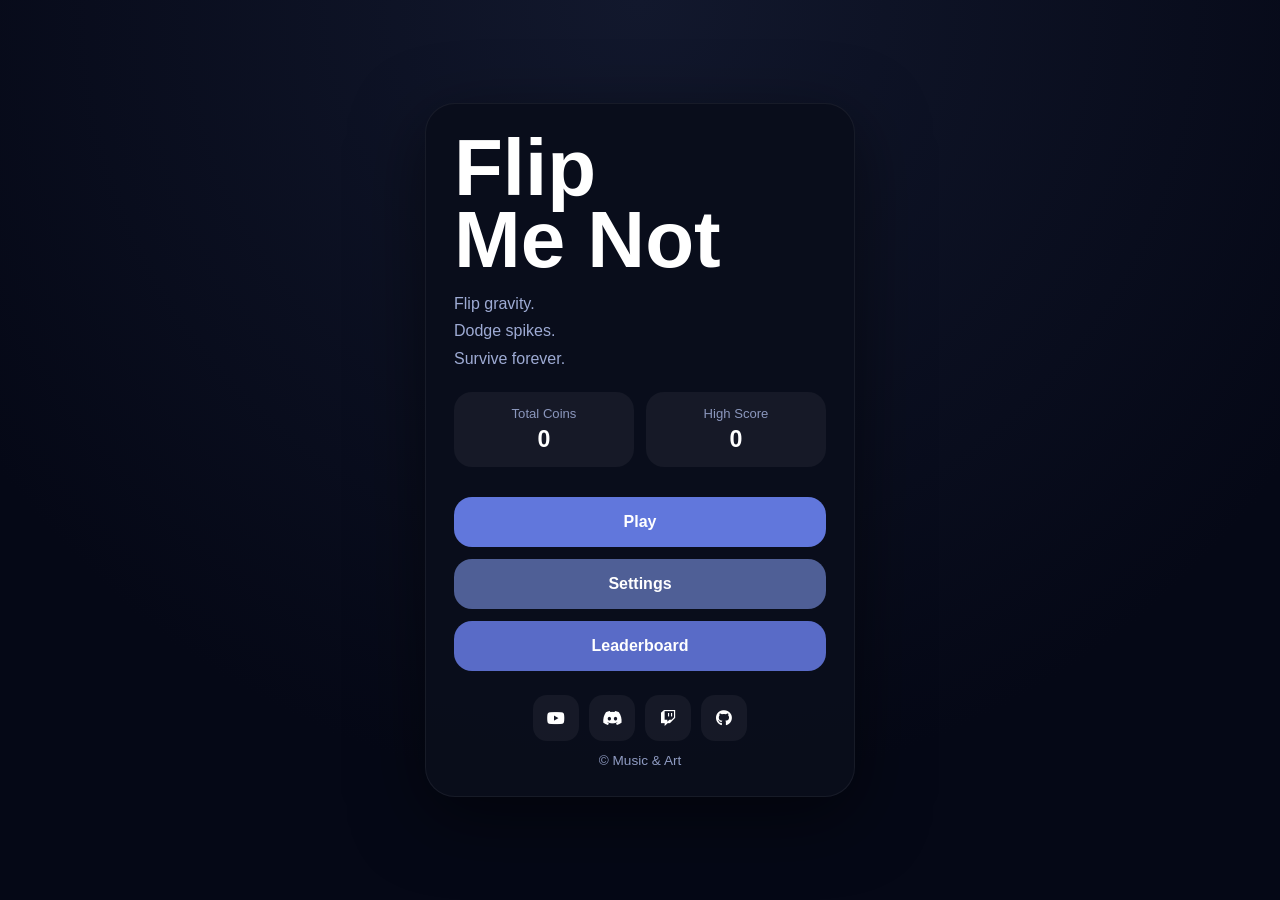
<file: flip.html>
<!DOCTYPE html>
<html lang="en">
<head>

<meta charset="UTF-8">

<meta name="viewport"
content="width=device-width,
initial-scale=1.0,
maximum-scale=1.0,
user-scalable=no">

<title>Flip Me Not</title>

<link rel="stylesheet"
href="https://cdnjs.cloudflare.com/ajax/libs/font-awesome/6.5.2/css/all.min.css"/>

<style>

*{
    margin:0;
    padding:0;
    box-sizing:border-box;
    -webkit-tap-highlight-color:transparent;
}

html,
body{
    width:100%;
    height:100%;
    overflow:hidden;
    background:#050816;
    font-family:Arial,sans-serif;
    touch-action:manipulation;
}

canvas{
    position:fixed;
    inset:0;
    width:100%;
    height:100%;
    display:block;
}

.screen{
    position:fixed;
    inset:0;
    display:flex;
    justify-content:center;
    align-items:center;
    z-index:50;
}

.panel{
    width:min(92vw,430px);
    max-height:90vh;
    overflow:auto;

    background:rgba(10,14,28,.96);

    border:1px solid rgba(255,255,255,.06);

    border-radius:30px;

    padding:28px;

    box-shadow:0 20px 70px rgba(0,0,0,.5);

    color:white;

    position:relative;
}

#startScreen{
    background:
    radial-gradient(
        circle at top,
        #12182d,
        #050816 72%
    );
}

#title{
    font-size:clamp(3rem,10vw,5rem);
    line-height:.9;
    margin-bottom:14px;
    font-weight:900;
}

#subtitle{
    color:#9eabd4;
    line-height:1.7;
    margin-bottom:20px;
}

#menuStats{
    display:flex;
    gap:12px;
    margin-bottom:18px;
}

.menuStat{
    flex:1;
    background:rgba(255,255,255,.05);
    border-radius:18px;
    padding:14px;
    text-align:center;
}

.menuStat span{
    display:block;
    color:#8b97bd;
    font-size:.82rem;
}

.menuStat strong{
    display:block;
    margin-top:5px;
    font-size:1.45rem;
}

.menuBtn{
    width:100%;
    padding:16px;
    margin-top:12px;
    border:none;
    border-radius:18px;
    color:white;
    font-size:1rem;
    font-weight:bold;
    cursor:pointer;
    transition:.15s;
}

.menuBtn:hover{
    transform:translateY(-2px);
}

.menuBtn:active{
    transform:scale(.98);
}

.playBtn{
    background:#6177dc;
}

.shopBtn{
    background:#7f64cf;
}

.creditBtn{
    background:#38466e;
}

.settingsBtn{
    background:#4f5f96;
}

.leaderBtn{
    background:#596bc7;
}

.toggleBtn{
    width:100%;
    padding:14px;
    border:none;
    border-radius:16px;
    background:rgba(255,255,255,.06);
    color:white;
    font-size:1rem;
    cursor:pointer;
}

.settingRow{
    margin-top:20px;
}

.settingTitle{
    margin-bottom:10px;
    color:#c5d0f2;
}

.settingInput{
    width:100%;
    padding:14px;
    border:none;
    outline:none;
    border-radius:16px;
    background:rgba(255,255,255,.06);
    color:white;
    font-size:1rem;
}

#socialWrap{
    margin-top:24px;
}

#socials{
    display:flex;
    justify-content:center;
    gap:10px;
}

#socials a{
    width:46px;
    height:46px;
    border-radius:14px;
    background:rgba(255,255,255,.05);
    display:flex;
    justify-content:center;
    align-items:center;
    color:white;
    text-decoration:none;
    transition:.15s;
}

#socials a:hover{
    transform:translateY(-2px);
    background:rgba(255,255,255,.1);
}

#copyright{
    text-align:center;
    margin-top:12px;
    color:#8f9bc2;
    font-size:.85rem;
}

#hud{
    position:fixed;
    top:16px;
    left:16px;
    z-index:20;
    color:white;
}

#logo{
    font-size:clamp(1.8rem,4vw,2.8rem);
    font-weight:900;
}

#distance,
#coins{
    margin-top:5px;
    color:#aeb9dd;
}

#pauseBtn{
    position:fixed;
    top:16px;
    right:16px;
    width:54px;
    height:54px;
    border:none;
    border-radius:16px;
    background:rgba(12,18,34,.92);
    color:white;
    font-size:1rem;
    cursor:pointer;
    z-index:20;
}

#settingsScreen,
#leaderboardScreen,
#pauseMenu,
#gameOver{
    display:none;
    background:rgba(0,0,0,.68);
}

.closeBtn{
    position:absolute;
    top:16px;
    right:16px;
    width:48px;
    height:48px;
    border:none;
    border-radius:14px;
    background:rgba(255,255,255,.08);
    color:white;
    cursor:pointer;
}

.leaderboardItem{
    margin-top:12px;
    padding:14px;
    border-radius:16px;
    background:rgba(255,255,255,.05);
    display:flex;
    justify-content:space-between;
    align-items:center;
}

.finalText{
    margin-top:10px;
    color:#b8c3e6;
}

@media(max-width:650px){

    #menuStats{
        flex-direction:column;
    }

    .panel{
        padding:22px;
    }
}

</style>
</head>
<body>

<canvas id="game"></canvas>

<div id="hud">

    <div id="logo">
        Flip Me Not
    </div>

    <div id="distance">
        Distance: 0
    </div>

    <div id="coins">
        Coins: 0
    </div>

</div>

<button id="pauseBtn">
    <i class="fa-solid fa-pause"></i>
</button>

<div class="screen" id="startScreen">

    <div class="panel">

        <div id="title">
            Flip<br>Me Not
        </div>

        <div id="subtitle">
            Flip gravity.<br>
            Dodge spikes.<br>
            Survive forever.
        </div>

        <div id="menuStats">

            <div class="menuStat">
                <span>Total Coins</span>
                <strong id="menuCoins">0</strong>
            </div>

            <div class="menuStat">
                <span>High Score</span>
                <strong id="menuHigh">0</strong>
            </div>

        </div>

        <button class="menuBtn playBtn" onclick="startGame()">
            Play
        </button>

        <button class="menuBtn settingsBtn" onclick="openSettings()">
            Settings
        </button>

        <button class="menuBtn leaderBtn" onclick="openLeaderboard()">
            Leaderboard
        </button>

        <div id="socialWrap">

            <div id="socials">

                <a href="https://youtube.com" target="_blank">
                    <i class="fa-brands fa-youtube"></i>
                </a>

                <a href="https://discord.com" target="_blank">
                    <i class="fa-brands fa-discord"></i>
                </a>

                <a href="https://twitch.tv" target="_blank">
                    <i class="fa-brands fa-twitch"></i>
                </a>

                <a href="https://github.com" target="_blank">
                    <i class="fa-brands fa-github"></i>
                </a>

            </div>

            <div id="copyright">
                © Music & Art
            </div>

        </div>

    </div>

</div>

<div class="screen" id="settingsScreen">

    <div class="panel">

        <button class="closeBtn" onclick="closeSettings()">
            ✕
        </button>

        <h1>
            Settings
        </h1>

        <div class="settingRow">

            <div class="settingTitle">
                Display Name
            </div>

            <input
            id="displayNameInput"
            class="settingInput"
            maxlength="18"
            placeholder="Player">

            <button
            class="menuBtn settingsBtn"
            onclick="saveDisplayName()">
                Save Display Name
            </button>

        </div>

        <div class="settingRow">

            <div class="settingTitle">
                Account
            </div>

            <button class="toggleBtn"
            onclick="oauthComingSoon()">
                GitHub OAuth
            </button>

            <button class="toggleBtn"
            style="margin-top:10px"
            onclick="oauthComingSoon()">
                Itch.io OAuth
            </button>

            <div id="accountStatus"
            style="
            margin-top:14px;
            color:#9fb0e8;
            font-size:.95rem;
            ">
                OAuth Coming Soon
            </div>

        </div>

        <div class="settingRow">

            <div class="settingTitle">
                Music
            </div>

            <button class="toggleBtn"
            id="musicToggle"
            onclick="toggleMusic()">
                Music: ON
            </button>

        </div>

        <div class="settingRow">

            <div class="settingTitle">
                Sounds
            </div>

            <button class="toggleBtn"
            id="soundToggle"
            onclick="toggleSounds()">
                Sounds: ON
            </button>

        </div>

    </div>

</div>

<div class="screen" id="leaderboardScreen">

    <div class="panel">

        <button class="closeBtn"
        onclick="closeLeaderboard()">
            ✕
        </button>

        <h1>
            Leaderboard
        </h1>

        <div id="leaderboardList">

        </div>

    </div>

</div>

<div class="screen" id="pauseMenu">

    <div class="panel">

        <h1>
            Paused
        </h1>

        <button class="menuBtn playBtn"
        onclick="resumeGame()">
            Resume
        </button>

        <button class="menuBtn creditBtn"
        onclick="location.reload()">
            Quit
        </button>

    </div>

</div>

<div class="screen" id="gameOver">

    <div class="panel">

        <h1>
            Game Over
        </h1>

        <div class="finalText"
        id="finalDistance">
            Distance: 0
        </div>

        <div class="finalText"
        id="finalCoins">
            Coins Earned: 0
        </div>

        <div class="finalText"
        id="finalHigh">
            High Score: 0
        </div>

        <button class="menuBtn playBtn"
        onclick="restartGame()">
            Play Again
        </button>

        <button class="menuBtn creditBtn"
        onclick="location.reload()">
            Main Menu
        </button>

    </div>

</div>

<script>

const canvas =
document.getElementById("game");

const ctx =
canvas.getContext("2d");

function resize(){

    canvas.width =
    innerWidth;

    canvas.height =
    innerHeight;
}

resize();

window.addEventListener(
"resize",
resize
);

const FLOOR = 34;
const CEILING = 34;

let gravity = .85;
let gravityDirection = 1;

let gameRunning = false;
let paused = false;

let score = 0;
let coins = 0;
let speed = 7;

let spikes = [];
let spikeLoop;

let musicEnabled = true;
let soundEnabled = true;

let totalCoins =
parseInt(
localStorage.getItem(
"flipCoins"
) || 0
);

let highScore =
parseInt(
localStorage.getItem(
"flipHigh"
) || 0
);

let displayName =
localStorage.getItem(
"flipDisplayName"
)
||
"Player";

document.getElementById(
"displayNameInput"
).value =
displayName;

const music =
new Audio(
"https://ma.work.gd/sounds/Crimson-Moon"
);

music.loop = true;
music.volume = .45;

const dieSound =
new Audio(
"https://ma.work.gd/sounds/die"
);

dieSound.volume = .8;

document.getElementById(
"menuCoins"
).innerText =
totalCoins;

document.getElementById(
"menuHigh"
).innerText =
highScore;

const player = {

    x:160,
    y:250,

    size:
    Math.min(
    innerWidth * .09,
    56
    ),

    velY:0,
    rotation:0
};

function createSpike(){

    const top =
    Math.random() > .5;

    spikes.push({

        x:
        canvas.width + 60,

        width:
        player.size * .9,

        height:
        player.size * .9,

        top,

        scored:false
    });
}

function drawBackground(){

    const gradient =
    ctx.createLinearGradient(
    0,
    0,
    0,
    canvas.height
    );

    gradient.addColorStop(
    0,
    "#091022"
    );

    gradient.addColorStop(
    1,
    "#050816"
    );

    ctx.fillStyle =
    gradient;

    ctx.fillRect(
    0,
    0,
    canvas.width,
    canvas.height
    );
}

function drawWalls(){

    ctx.fillStyle =
    "#1c2745";

    ctx.fillRect(
    0,
    0,
    canvas.width,
    CEILING
    );

    ctx.fillStyle =
    "#17203a";

    ctx.fillRect(
    0,
    canvas.height -
    FLOOR,
    canvas.width,
    FLOOR
    );
}

function drawPlayer(){

    ctx.save();

    player.rotation +=
    player.velY * .03;

    ctx.translate(
    player.x +
    player.size/2,

    player.y +
    player.size/2
    );

    ctx.rotate(
    player.rotation
    );

    ctx.fillStyle =
    "#7488e8";

    ctx.beginPath();

    ctx.roundRect(
    -player.size/2,
    -player.size/2,
    player.size,
    player.size,
    14
    );

    ctx.fill();

    ctx.restore();
}

function drawSpikes(){

    spikes.forEach(spike=>{

        const y =
        spike.top
        ?
        CEILING
        :
        canvas.height -
        FLOOR -
        spike.height;

        ctx.fillStyle =
        "#f0f4ff";

        ctx.beginPath();

        if(spike.top){

            ctx.moveTo(
            spike.x,
            y
            );

            ctx.lineTo(
            spike.x +
            spike.width/2,
            y +
            spike.height
            );

            ctx.lineTo(
            spike.x +
            spike.width,
            y
            );

        }else{

            ctx.moveTo(
            spike.x,
            y +
            spike.height
            );

            ctx.lineTo(
            spike.x +
            spike.width/2,
            y
            );

            ctx.lineTo(
            spike.x +
            spike.width,
            y +
            spike.height
            );
        }

        ctx.closePath();
        ctx.fill();
    });
}

function updatePlayer(){

    player.velY +=
    gravity *
    gravityDirection;

    player.y +=
    player.velY;

    if(player.y < CEILING){

        player.y =
        CEILING;

        player.velY = 0;
    }

    if(
    player.y +
    player.size
    >
    canvas.height -
    FLOOR
    ){

        player.y =
        canvas.height -
        FLOOR -
        player.size;

        player.velY = 0;
    }
}

function updateSpikes(){

    spikes.forEach(spike=>{

        spike.x -= speed;

        const y =
        spike.top
        ?
        CEILING
        :
        canvas.height -
        FLOOR -
        spike.height;

        if(

        player.x <
        spike.x +
        spike.width

        &&

        player.x +
        player.size >
        spike.x

        &&

        player.y <
        y +
        spike.height

        &&

        player.y +
        player.size >
        y

        ){

            endGame();
        }

        if(

        !spike.scored

        &&

        spike.x +
        spike.width <
        player.x

        ){

            spike.scored =
            true;

            score++;
            coins++;

            document.getElementById(
            "distance"
            ).innerText =
            "Distance: " +
            score;

            document.getElementById(
            "coins"
            ).innerText =
            "Coins: " +
            (totalCoins + coins);
        }
    });

    spikes =
    spikes.filter(
    spike =>
    spike.x > -100
    );
}

function gameLoop(){

    drawBackground();

    if(
    gameRunning &&
    !paused
    ){

        updatePlayer();
        updateSpikes();
    }

    drawWalls();
    drawSpikes();
    drawPlayer();

    requestAnimationFrame(
    gameLoop
    );
}

gameLoop();

function flipGravity(){

    if(!gameRunning)
    return;

    if(paused)
    return;

    gravityDirection *= -1;

    player.velY =
    gravityDirection * 9;
}

function startGame(){

    document.getElementById(
    "startScreen"
    ).style.display =
    "none";

    gameRunning = true;

    if(musicEnabled){

        music.play()
        .catch(()=>{});
    }

    spikeLoop =
    setInterval(()=>{

        if(
        gameRunning &&
        !paused
        ){

            createSpike();
        }

    },1200);
}

function endGame(){

    gameRunning = false;

    clearInterval(
    spikeLoop
    );

    music.pause();

    music.currentTime = 0;

    if(soundEnabled){

        dieSound.currentTime = 0;

        dieSound.play()
        .catch(()=>{});
    }

    totalCoins += coins;

    localStorage.setItem(
    "flipCoins",
    totalCoins
    );

    if(score > highScore){

        highScore = score;

        localStorage.setItem(
        "flipHigh",
        highScore
        );
    }

    saveLeaderboard();

    document.getElementById(
    "finalDistance"
    ).innerText =
    "Distance: " +
    score;

    document.getElementById(
    "finalCoins"
    ).innerText =
    "Coins Earned: " +
    coins;

    document.getElementById(
    "finalHigh"
    ).innerText =
    "High Score: " +
    highScore;

    document.getElementById(
    "gameOver"
    ).style.display =
    "flex";
}

function restartGame(){

    location.reload();
}

function openSettings(){

    document.getElementById(
    "settingsScreen"
    ).style.display =
    "flex";
}

function closeSettings(){

    document.getElementById(
    "settingsScreen"
    ).style.display =
    "none";
}

function openLeaderboard(){

    loadLeaderboard();

    document.getElementById(
    "leaderboardScreen"
    ).style.display =
    "flex";
}

function closeLeaderboard(){

    document.getElementById(
    "leaderboardScreen"
    ).style.display =
    "none";
}

function saveDisplayName(){

    displayName =
    document.getElementById(
    "displayNameInput"
    ).value
    ||
    "Player";

    localStorage.setItem(
    "flipDisplayName",
    displayName
    );

    alert(
    "Display Name Saved"
    );
}

function oauthComingSoon(){

    alert(
    "OAuth Login Coming Soon"
    );
}

function toggleMusic(){

    musicEnabled =
    !musicEnabled;

    document.getElementById(
    "musicToggle"
    ).innerText =
    "Music: " +
    (
    musicEnabled
    ?
    "ON"
    :
    "OFF"
    );

    if(musicEnabled){

        if(gameRunning){

            music.play()
            .catch(()=>{});
        }

    }else{

        music.pause();
    }
}

function toggleSounds(){

    soundEnabled =
    !soundEnabled;

    document.getElementById(
    "soundToggle"
    ).innerText =
    "Sounds: " +
    (
    soundEnabled
    ?
    "ON"
    :
    "OFF"
    );
}

function saveLeaderboard(){

    let board =
    JSON.parse(
    localStorage.getItem(
    "flipLeaderboard"
    ) || "[]"
    );

    board.push({

        name:
        displayName,

        score:
        score
    });

    board.sort(
    (a,b)=>
    b.score -
    a.score
    );

    board =
    board.slice(0,10);

    localStorage.setItem(
    "flipLeaderboard",
    JSON.stringify(board)
    );
}

function loadLeaderboard(){

    const board =
    JSON.parse(
    localStorage.getItem(
    "flipLeaderboard"
    ) || "[]"
    );

    const list =
    document.getElementById(
    "leaderboardList"
    );

    list.innerHTML = "";

    if(board.length === 0){

        list.innerHTML =
        "<div class='leaderboardItem'>No Scores Yet</div>";

        return;
    }

    board.forEach((item,index)=>{

        list.innerHTML +=
        `
        <div class="leaderboardItem">

            <div>
                #${index + 1}
                ${item.name}
            </div>

            <div>
                ${item.score}
            </div>

        </div>
        `;
    });
}

document.getElementById(
"pauseBtn"
).onclick = ()=>{

    if(!gameRunning)
    return;

    paused = true;

    document.getElementById(
    "pauseMenu"
    ).style.display =
    "flex";
};

function resumeGame(){

    paused = false;

    document.getElementById(
    "pauseMenu"
    ).style.display =
    "none";
}

window.addEventListener(
"keydown",
e=>{

    if(
    e.code ===
    "Space"
    ){

        e.preventDefault();

        flipGravity();
    }
});

window.addEventListener(
"pointerdown",
e=>{

    const tag =
    e.target.tagName;

    if(

    tag === "BUTTON"

    ||

    tag === "INPUT"

    ||

    tag === "A"

    ||

    e.target.closest(
    ".panel"
    )

    ) return;

    flipGravity();
});

</script>
</body>
</html>
</file>
